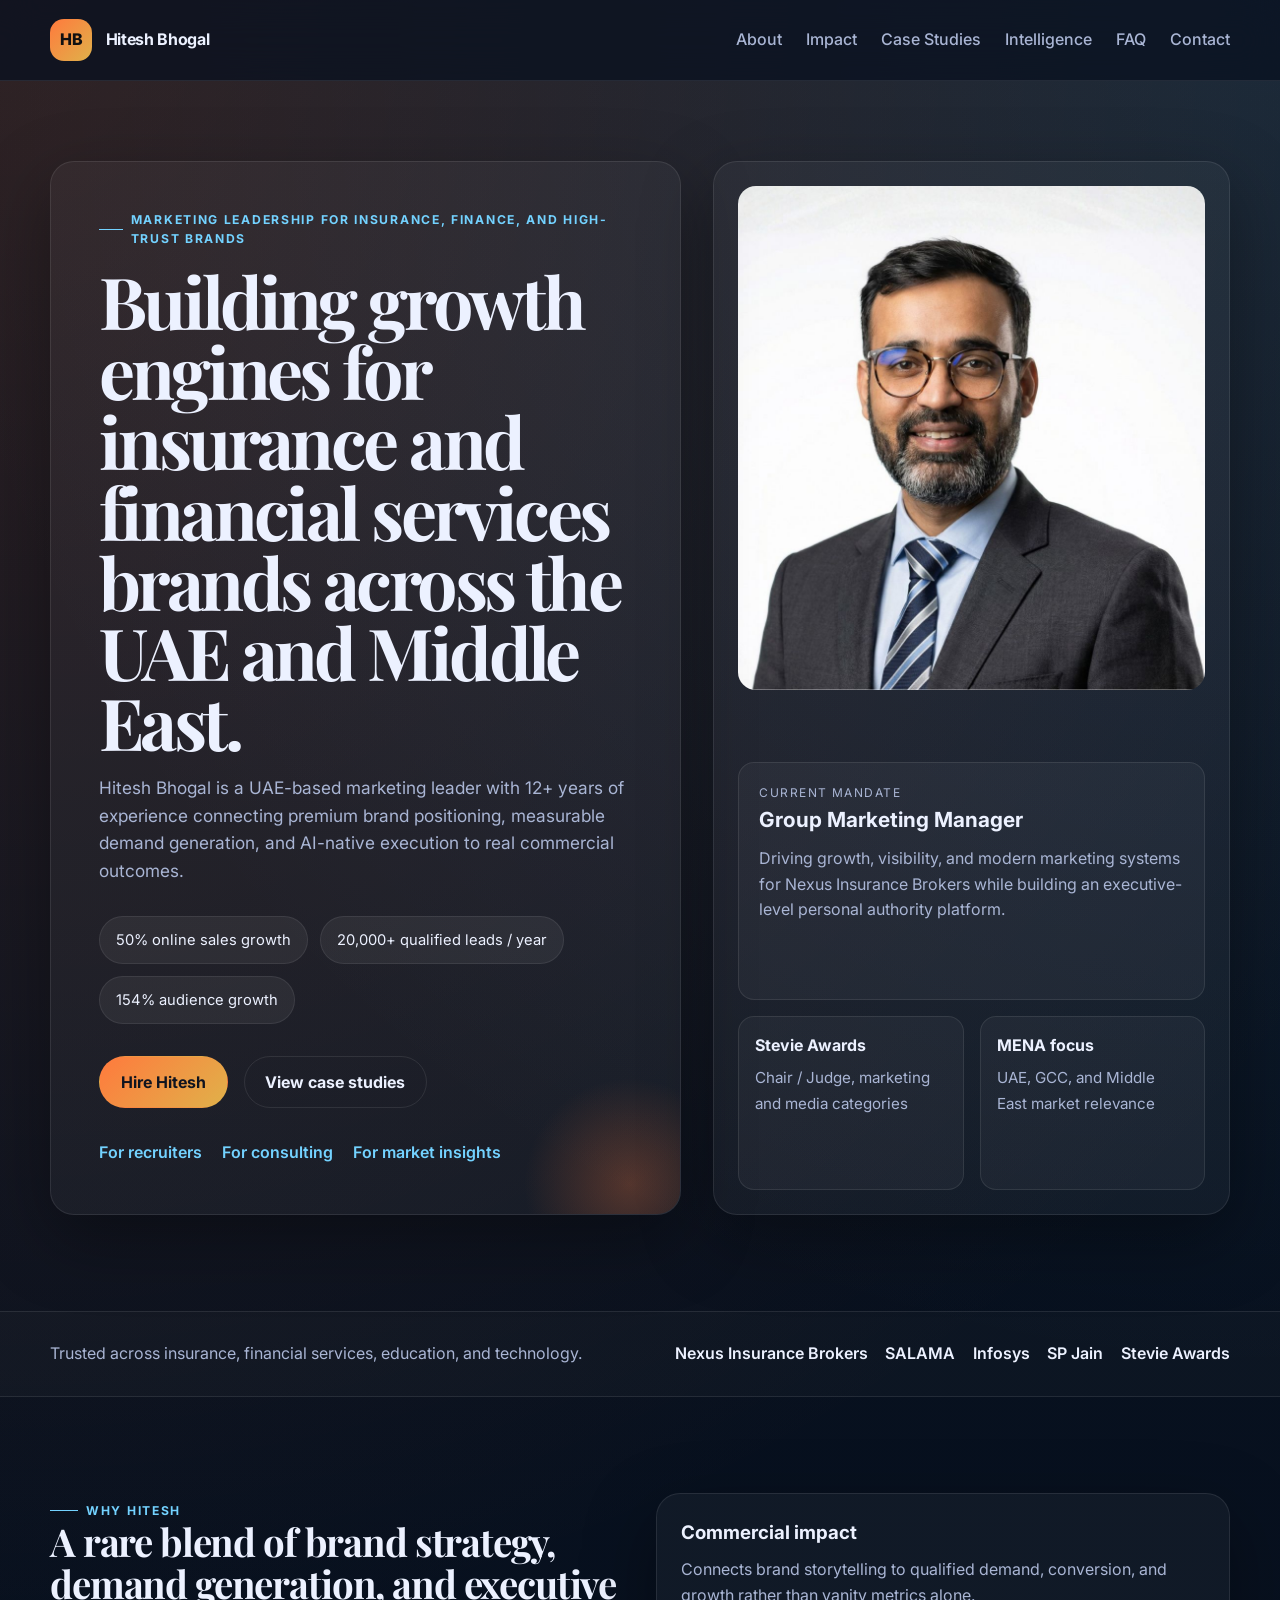
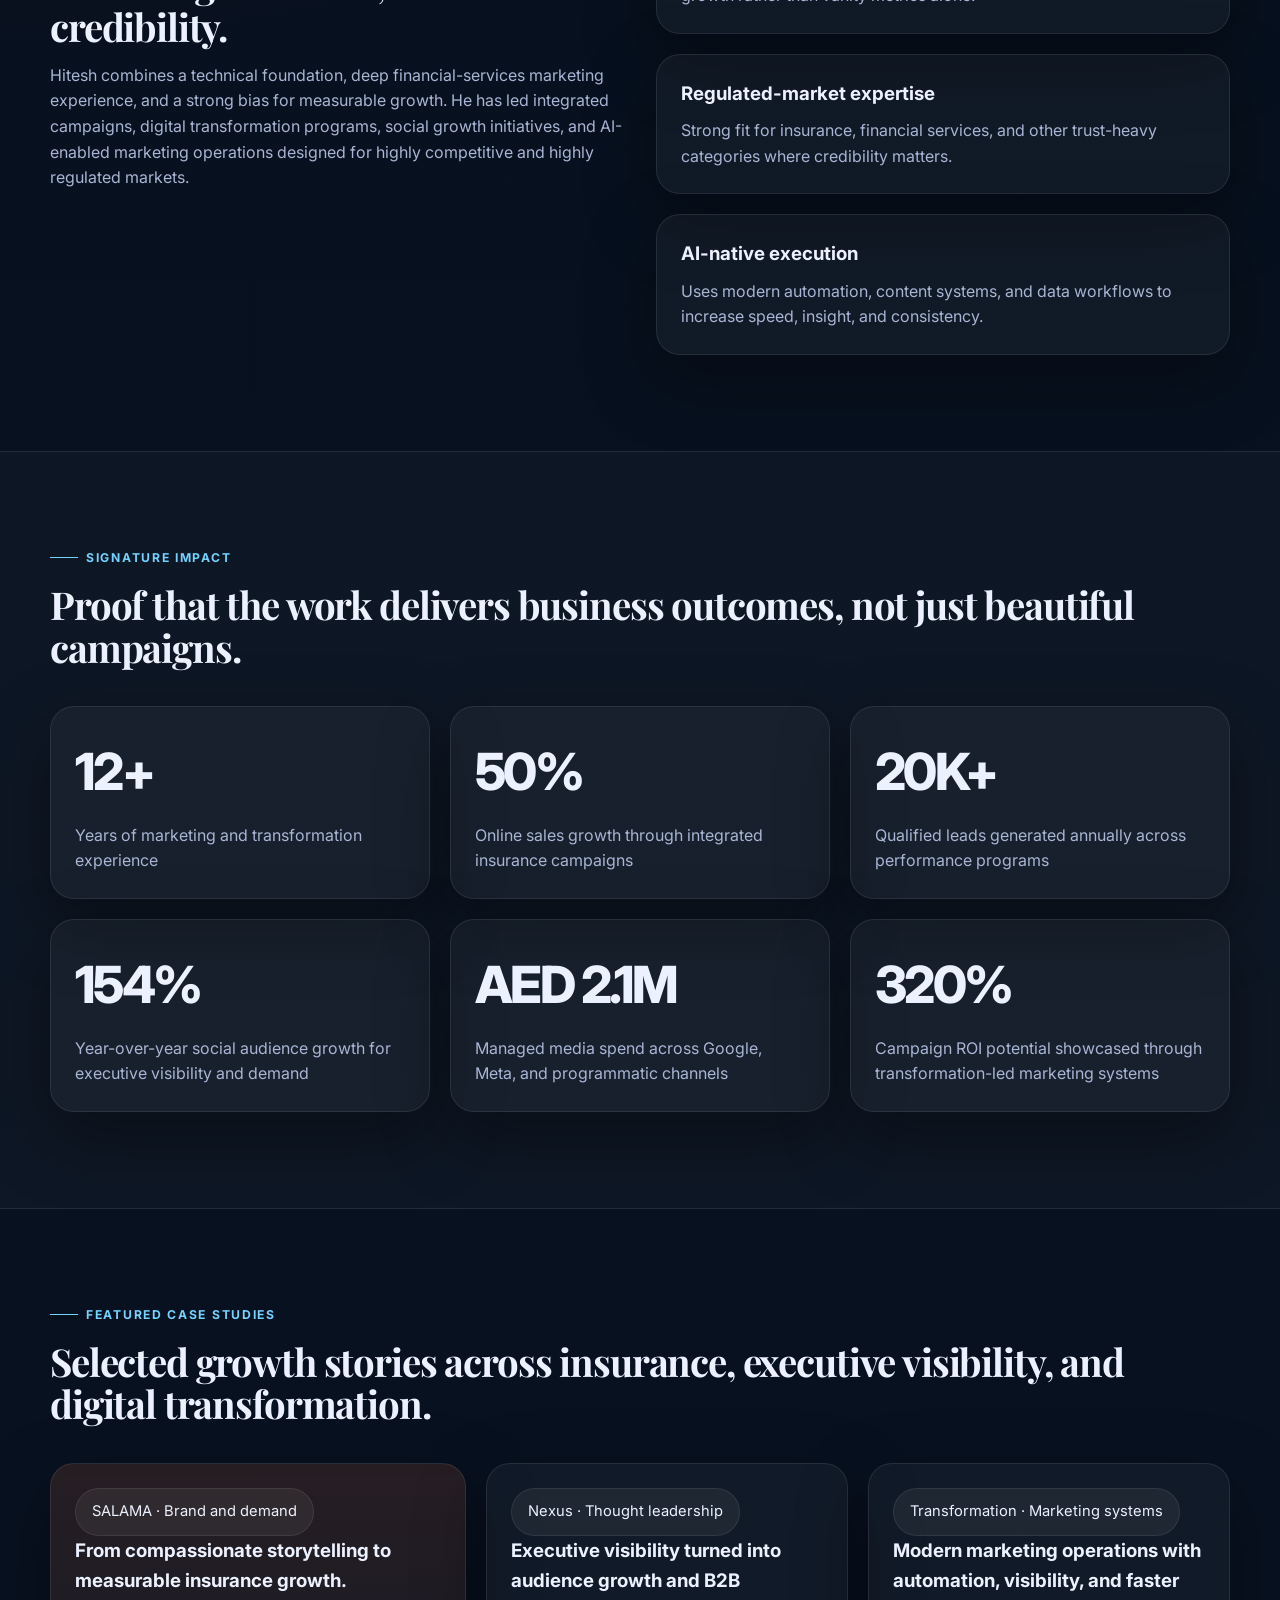
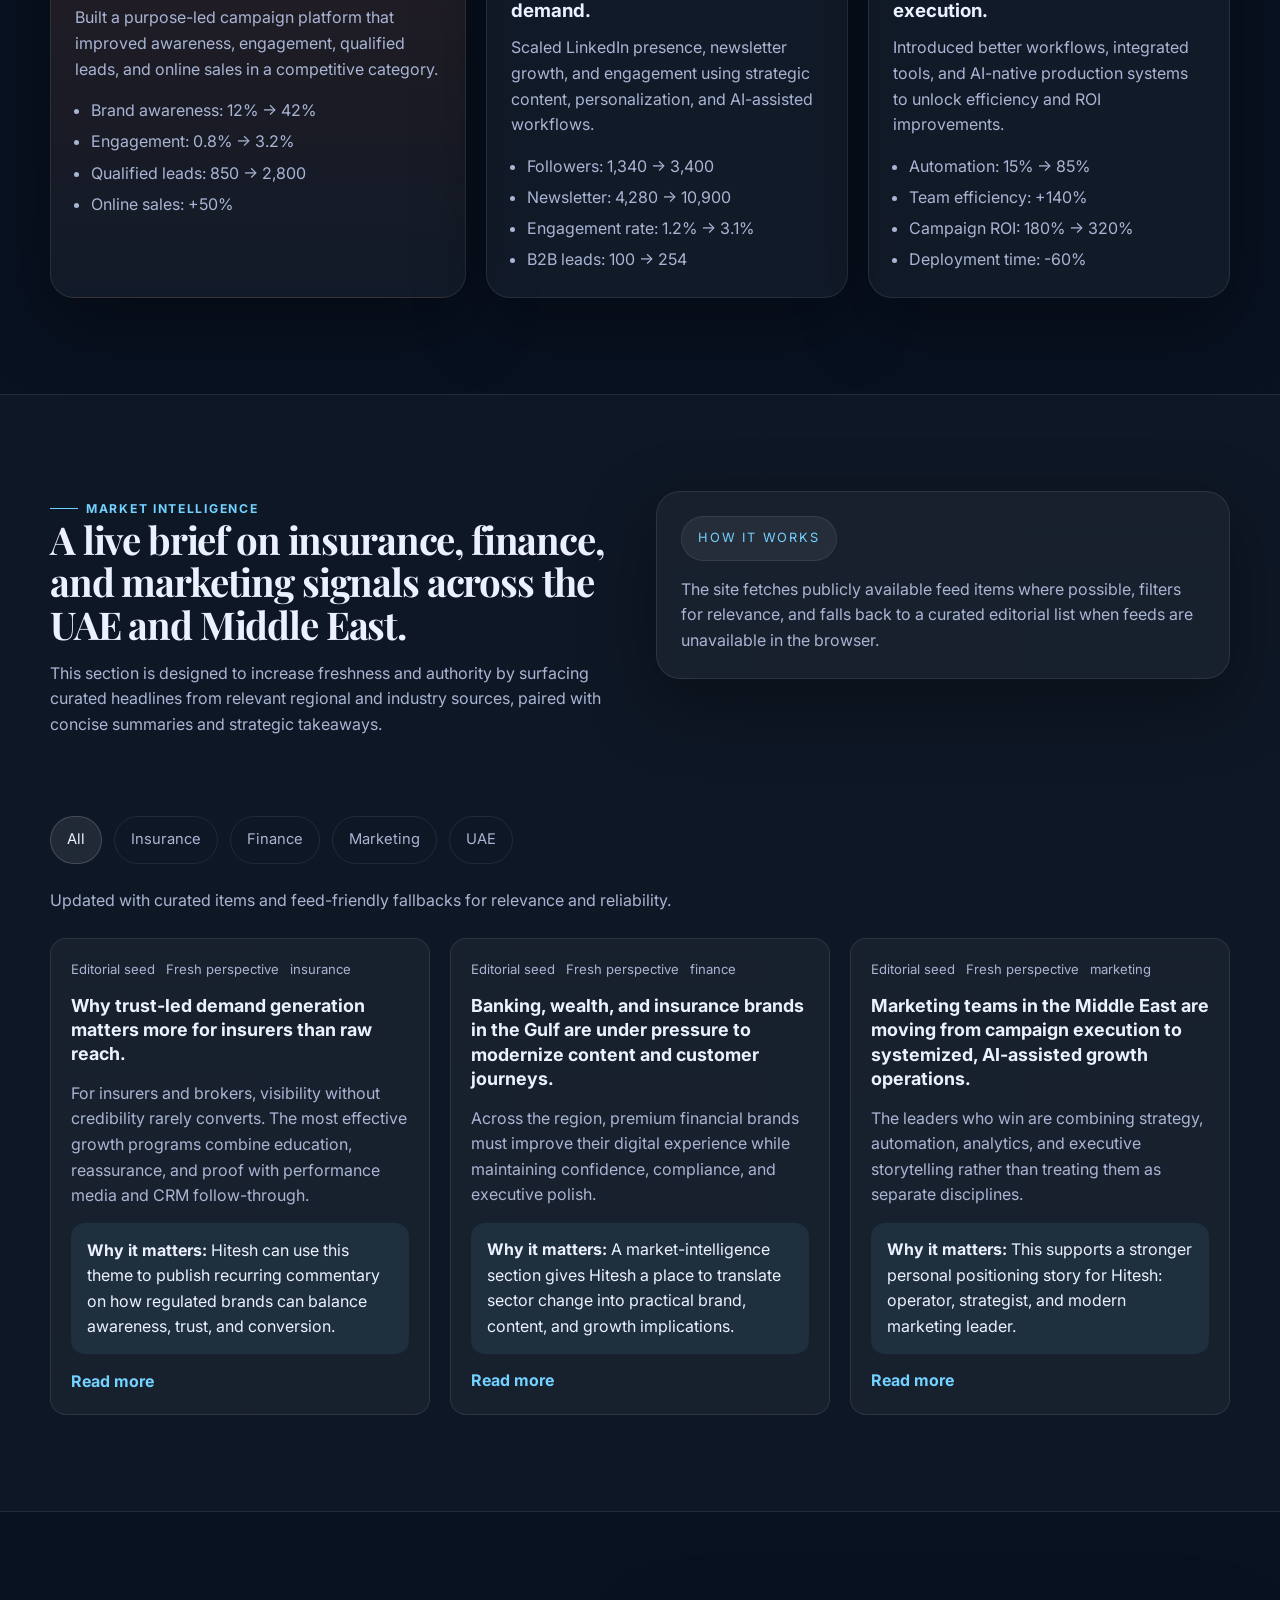
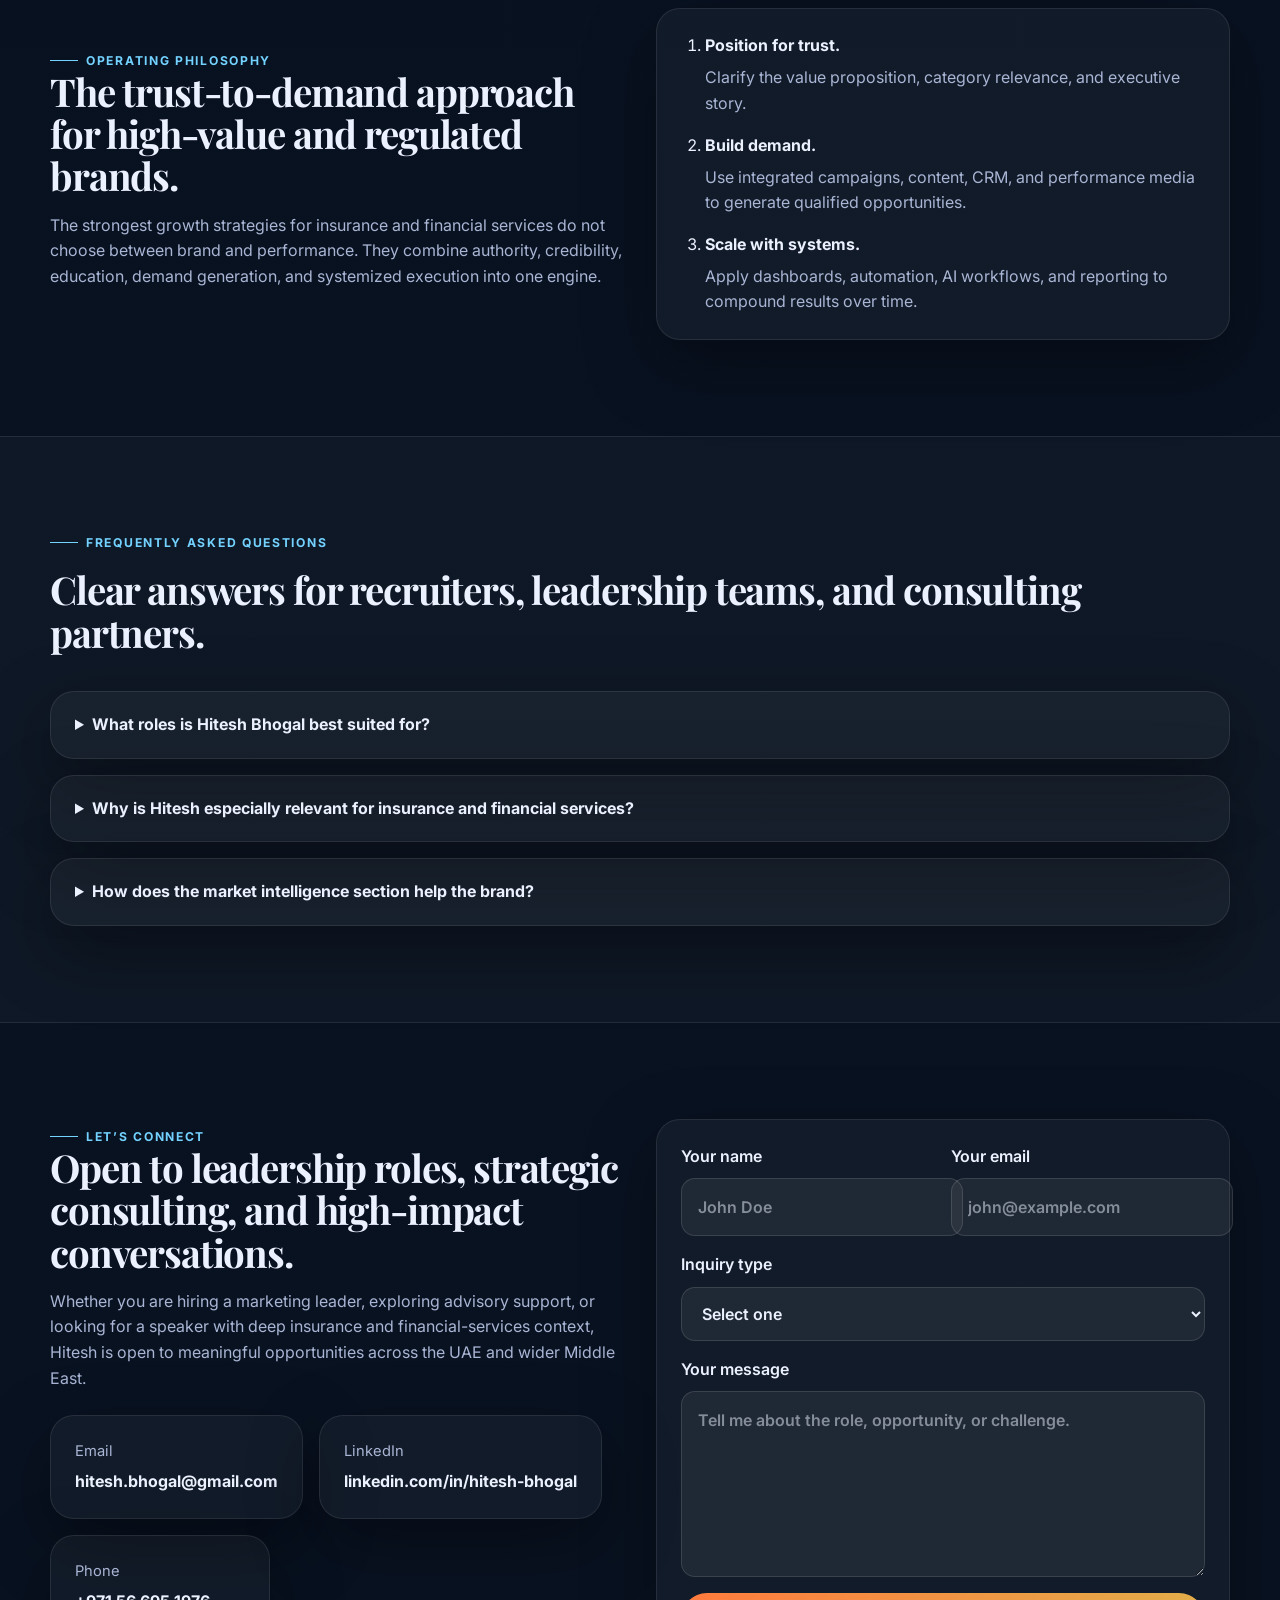
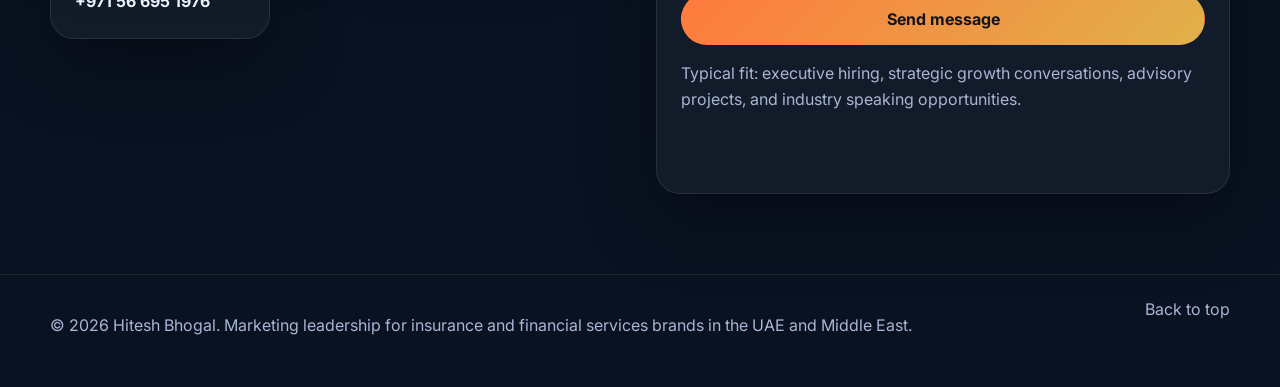
<file: Hitesh Bhogal/index.html>
<!DOCTYPE html>
<html lang="en">
<head>
    <meta charset="UTF-8">
    <meta name="viewport" content="width=device-width, initial-scale=1.0">
    <title>Hitesh Bhogal | Marketing Leader for Insurance & Financial Services in UAE and Middle East</title>
    <meta name="description" content="Hitesh Bhogal is a UAE-based marketing leader driving growth, demand generation, brand transformation, and AI-native execution for insurance and financial services brands across the Middle East.">
    <meta name="keywords" content="Hitesh Bhogal, marketing leader UAE, insurance marketing UAE, financial services marketing Middle East, demand generation Dubai, brand transformation MENA">
    <meta name="robots" content="index, follow">
    <link rel="canonical" href="https://www.hiteshbhogal.com/">

    <link rel="icon" type="image/png" sizes="48x48" href="/images/favicon.png?v=2">
    <link rel="icon" type="image/png" sizes="32x32" href="/images/favicon.png?v=2">
    <link rel="icon" type="image/png" sizes="16x16" href="/images/favicon.png?v=2">
    <link rel="shortcut icon" type="image/x-icon" href="/favicon.ico?v=2">
    <link rel="apple-touch-icon" sizes="180x180" href="/images/favicon.png?v=2">
    <link rel="manifest" href="/site.webmanifest?v=2">
    <meta name="theme-color" content="#0d1326">

    <meta property="og:type" content="website">
    <meta property="og:url" content="https://www.hiteshbhogal.com/">
    <meta property="og:title" content="Hitesh Bhogal | Marketing Leader for Insurance & Financial Services in UAE and Middle East">
    <meta property="og:description" content="Executive marketing leadership, measurable growth, award-winning work, and market intelligence for insurance and financial services brands across MENA.">
    <meta property="og:image" content="https://www.hiteshbhogal.com/images/hitesh-photo.jpg">
    <meta name="twitter:card" content="summary_large_image">
    <meta name="twitter:title" content="Hitesh Bhogal | Marketing Leader for Insurance & Financial Services in UAE and Middle East">
    <meta name="twitter:description" content="Explore case studies, growth results, executive positioning, and market intelligence curated for the UAE and Middle East.">
    <meta name="twitter:image" content="https://www.hiteshbhogal.com/images/hitesh-photo.jpg">

    <link rel="preconnect" href="https://fonts.googleapis.com">
    <link rel="preconnect" href="https://fonts.gstatic.com" crossorigin>
    <link href="https://fonts.googleapis.com/css2?family=Inter:wght@400;500;600;700;800&family=Playfair+Display:wght@600;700&display=swap" rel="stylesheet">
    <link rel="stylesheet" href="css/main.css">

    <script type="application/ld+json">
    {
      "@context": "https://schema.org",
      "@graph": [
        {
          "@type": "Person",
          "name": "Hitesh Bhogal",
          "url": "https://www.hiteshbhogal.com/",
          "image": "https://www.hiteshbhogal.com/images/hitesh-photo.jpg",
          "jobTitle": "Group Marketing Manager",
          "description": "UAE-based marketing leader with 12+ years of experience across insurance, financial services, and digital transformation in the Middle East.",
          "email": "mailto:hitesh.bhogal@gmail.com",
          "telephone": "+971566951976",
          "sameAs": [
            "https://www.linkedin.com/in/hitesh-bhogal"
          ],
          "worksFor": {
            "@type": "Organization",
            "name": "Nexus Insurance Brokers"
          },
          "knowsAbout": [
            "Insurance marketing",
            "Financial services marketing",
            "Demand generation",
            "Brand transformation",
            "AI-native marketing",
            "Digital transformation"
          ],
          "address": {
            "@type": "PostalAddress",
            "addressCountry": "AE",
            "addressRegion": "Dubai"
          }
        },
        {
          "@type": "WebSite",
          "name": "Hitesh Bhogal",
          "url": "https://www.hiteshbhogal.com/"
        },
        {
          "@type": "CollectionPage",
          "name": "Middle East Market Intelligence",
          "description": "Curated insurance, finance, and marketing intelligence for the UAE and Middle East with commentary on why it matters for brand and growth leaders.",
          "url": "https://www.hiteshbhogal.com/#intelligence"
        },
        {
          "@type": "FAQPage",
          "mainEntity": [
            {
              "@type": "Question",
              "name": "What makes Hitesh Bhogal different from other marketing leaders in the UAE?",
              "acceptedAnswer": {
                "@type": "Answer",
                "text": "Hitesh Bhogal blends demand generation, brand transformation, AI-native execution, and measurable growth outcomes across insurance and financial services in the Middle East."
              }
            },
            {
              "@type": "Question",
              "name": "Which industries does Hitesh Bhogal focus on?",
              "acceptedAnswer": {
                "@type": "Answer",
                "text": "His strongest experience sits in insurance, financial services, fintech, executive thought leadership, and high-trust categories where brand credibility and commercial performance must work together."
              }
            },
            {
              "@type": "Question",
              "name": "Does the website include up-to-date Middle East market intelligence?",
              "acceptedAnswer": {
                "@type": "Answer",
                "text": "Yes. The site now includes a market intelligence section designed to surface curated insurance, finance, and marketing developments relevant to UAE and Middle East growth leaders."
              }
            }
          ]
        }
      ]
    }
    </script>
</head>
<body>
    <header class="site-header">
        <div class="container nav-shell">
            <a class="brand" href="#home" aria-label="Hitesh Bhogal home">
                <span class="brand-mark">HB</span>
                <span class="brand-text">Hitesh Bhogal</span>
            </a>
            <button class="nav-toggle" id="navToggle" aria-expanded="false" aria-controls="primaryNav">
                <span></span><span></span><span></span>
                <span class="sr-only">Toggle navigation</span>
            </button>
            <nav class="primary-nav" id="primaryNav">
                <a href="#about">About</a>
                <a href="#proof">Impact</a>
                <a href="#case-studies">Case Studies</a>
                <a href="#intelligence">Intelligence</a>
                <a href="#faq">FAQ</a>
                <a href="#contact">Contact</a>
            </nav>
        </div>
    </header>

    <main id="home">
        <section class="hero section">
            <div class="container hero-grid">
                <div class="hero-copy">
                    <span class="eyebrow">Marketing leadership for insurance, finance, and high-trust brands</span>
                    <h1>Building growth engines for insurance and financial services brands across the UAE and Middle East.</h1>
                    <p class="hero-intro">Hitesh Bhogal is a UAE-based marketing leader with 12+ years of experience connecting premium brand positioning, measurable demand generation, and AI-native execution to real commercial outcomes.</p>

                    <div class="hero-proof-bar">
                        <span>50% online sales growth</span>
                        <span>20,000+ qualified leads / year</span>
                        <span>154% audience growth</span>
                    </div>

                    <div class="hero-actions">
                        <a class="btn btn-primary" href="#contact">Hire Hitesh</a>
                        <a class="btn btn-secondary" href="#case-studies">View case studies</a>
                    </div>

                    <ul class="audience-links" aria-label="Audience quick paths">
                        <li><a href="#contact">For recruiters</a></li>
                        <li><a href="#contact">For consulting</a></li>
                        <li><a href="#intelligence">For market insights</a></li>
                    </ul>
                </div>

                <aside class="hero-panel">
                    <img src="images/hitesh-photo.jpg" alt="Portrait of Hitesh Bhogal" class="hero-photo">
                    <div class="hero-panel-card">
                        <p class="panel-label">Current mandate</p>
                        <h2>Group Marketing Manager</h2>
                        <p>Driving growth, visibility, and modern marketing systems for Nexus Insurance Brokers while building an executive-level personal authority platform.</p>
                    </div>
                    <div class="hero-mini-grid">
                        <article>
                            <strong>Stevie Awards</strong>
                            <span>Chair / Judge, marketing and media categories</span>
                        </article>
                        <article>
                            <strong>MENA focus</strong>
                            <span>UAE, GCC, and Middle East market relevance</span>
                        </article>
                    </div>
                </aside>
            </div>
        </section>

        <section class="trust-strip">
            <div class="container trust-strip-inner">
                <span>Trusted across insurance, financial services, education, and technology.</span>
                <ul>
                    <li>Nexus Insurance Brokers</li>
                    <li>SALAMA</li>
                    <li>Infosys</li>
                    <li>SP Jain</li>
                    <li>Stevie Awards</li>
                </ul>
            </div>
        </section>

        <section class="section" id="about">
            <div class="container split-layout">
                <div>
                    <span class="eyebrow">Why Hitesh</span>
                    <h2 class="section-title">A rare blend of brand strategy, demand generation, and executive credibility.</h2>
                    <p class="section-intro">Hitesh combines a technical foundation, deep financial-services marketing experience, and a strong bias for measurable growth. He has led integrated campaigns, digital transformation programs, social growth initiatives, and AI-enabled marketing operations designed for highly competitive and highly regulated markets.</p>
                </div>
                <div class="value-stack">
                    <article class="value-card">
                        <h3>Commercial impact</h3>
                        <p>Connects brand storytelling to qualified demand, conversion, and growth rather than vanity metrics alone.</p>
                    </article>
                    <article class="value-card">
                        <h3>Regulated-market expertise</h3>
                        <p>Strong fit for insurance, financial services, and other trust-heavy categories where credibility matters.</p>
                    </article>
                    <article class="value-card">
                        <h3>AI-native execution</h3>
                        <p>Uses modern automation, content systems, and data workflows to increase speed, insight, and consistency.</p>
                    </article>
                </div>
            </div>
        </section>

        <section class="section surface" id="proof">
            <div class="container">
                <div class="section-heading">
                    <span class="eyebrow">Signature impact</span>
                    <h2 class="section-title">Proof that the work delivers business outcomes, not just beautiful campaigns.</h2>
                </div>
                <div class="metrics-grid">
                    <article class="metric-card">
                        <span class="metric-number">12+</span>
                        <span class="metric-label">Years of marketing and transformation experience</span>
                    </article>
                    <article class="metric-card">
                        <span class="metric-number">50%</span>
                        <span class="metric-label">Online sales growth through integrated insurance campaigns</span>
                    </article>
                    <article class="metric-card">
                        <span class="metric-number">20K+</span>
                        <span class="metric-label">Qualified leads generated annually across performance programs</span>
                    </article>
                    <article class="metric-card">
                        <span class="metric-number">154%</span>
                        <span class="metric-label">Year-over-year social audience growth for executive visibility and demand</span>
                    </article>
                    <article class="metric-card">
                        <span class="metric-number">AED 2.1M</span>
                        <span class="metric-label">Managed media spend across Google, Meta, and programmatic channels</span>
                    </article>
                    <article class="metric-card">
                        <span class="metric-number">320%</span>
                        <span class="metric-label">Campaign ROI potential showcased through transformation-led marketing systems</span>
                    </article>
                </div>
            </div>
        </section>

        <section class="section" id="case-studies">
            <div class="container">
                <div class="section-heading">
                    <span class="eyebrow">Featured case studies</span>
                    <h2 class="section-title">Selected growth stories across insurance, executive visibility, and digital transformation.</h2>
                </div>
                <div class="case-study-grid">
                    <article class="case-card featured">
                        <span class="case-tag">SALAMA · Brand and demand</span>
                        <h3>From compassionate storytelling to measurable insurance growth.</h3>
                        <p>Built a purpose-led campaign platform that improved awareness, engagement, qualified leads, and online sales in a competitive category.</p>
                        <ul>
                            <li>Brand awareness: 12% → 42%</li>
                            <li>Engagement: 0.8% → 3.2%</li>
                            <li>Qualified leads: 850 → 2,800</li>
                            <li>Online sales: +50%</li>
                        </ul>
                    </article>
                    <article class="case-card">
                        <span class="case-tag">Nexus · Thought leadership</span>
                        <h3>Executive visibility turned into audience growth and B2B demand.</h3>
                        <p>Scaled LinkedIn presence, newsletter growth, and engagement using strategic content, personalization, and AI-assisted workflows.</p>
                        <ul>
                            <li>Followers: 1,340 → 3,400</li>
                            <li>Newsletter: 4,280 → 10,900</li>
                            <li>Engagement rate: 1.2% → 3.1%</li>
                            <li>B2B leads: 100 → 254</li>
                        </ul>
                    </article>
                    <article class="case-card">
                        <span class="case-tag">Transformation · Marketing systems</span>
                        <h3>Modern marketing operations with automation, visibility, and faster execution.</h3>
                        <p>Introduced better workflows, integrated tools, and AI-native production systems to unlock efficiency and ROI improvements.</p>
                        <ul>
                            <li>Automation: 15% → 85%</li>
                            <li>Team efficiency: +140%</li>
                            <li>Campaign ROI: 180% → 320%</li>
                            <li>Deployment time: -60%</li>
                        </ul>
                    </article>
                </div>
            </div>
        </section>

        <section class="section surface" id="intelligence">
            <div class="container intelligence-shell">
                <div class="section-heading intelligence-heading">
                    <div>
                        <span class="eyebrow">Market intelligence</span>
                        <h2 class="section-title">A live brief on insurance, finance, and marketing signals across the UAE and Middle East.</h2>
                        <p class="section-intro">This section is designed to increase freshness and authority by surfacing curated headlines from relevant regional and industry sources, paired with concise summaries and strategic takeaways.</p>
                    </div>
                    <div class="intelligence-note">
                        <span class="note-label">How it works</span>
                        <p>The site fetches publicly available feed items where possible, filters for relevance, and falls back to a curated editorial list when feeds are unavailable in the browser.</p>
                    </div>
                </div>

                <div class="intelligence-toolbar">
                    <button class="filter-chip active" data-filter="all">All</button>
                    <button class="filter-chip" data-filter="insurance">Insurance</button>
                    <button class="filter-chip" data-filter="finance">Finance</button>
                    <button class="filter-chip" data-filter="marketing">Marketing</button>
                    <button class="filter-chip" data-filter="uae">UAE</button>
                </div>

                <div class="intelligence-status" id="intelligenceStatus">Loading curated market intelligence…</div>
                <div class="intelligence-grid" id="intelligenceGrid"></div>
            </div>
        </section>

        <section class="section" id="framework">
            <div class="container split-layout framework-layout">
                <div>
                    <span class="eyebrow">Operating philosophy</span>
                    <h2 class="section-title">The trust-to-demand approach for high-value and regulated brands.</h2>
                    <p class="section-intro">The strongest growth strategies for insurance and financial services do not choose between brand and performance. They combine authority, credibility, education, demand generation, and systemized execution into one engine.</p>
                </div>
                <ol class="framework-list">
                    <li><strong>Position for trust.</strong><span>Clarify the value proposition, category relevance, and executive story.</span></li>
                    <li><strong>Build demand.</strong><span>Use integrated campaigns, content, CRM, and performance media to generate qualified opportunities.</span></li>
                    <li><strong>Scale with systems.</strong><span>Apply dashboards, automation, AI workflows, and reporting to compound results over time.</span></li>
                </ol>
            </div>
        </section>

        <section class="section surface" id="faq">
            <div class="container faq-shell">
                <div class="section-heading">
                    <span class="eyebrow">Frequently asked questions</span>
                    <h2 class="section-title">Clear answers for recruiters, leadership teams, and consulting partners.</h2>
                </div>
                <div class="faq-list">
                    <details>
                        <summary>What roles is Hitesh Bhogal best suited for?</summary>
                        <p>Group Marketing Manager, Head of Marketing, growth leadership, brand transformation, strategic advisory, executive visibility, and demand generation mandates in insurance, finance, fintech, and adjacent trust-heavy sectors.</p>
                    </details>
                    <details>
                        <summary>Why is Hitesh especially relevant for insurance and financial services?</summary>
                        <p>Because he combines strong commercial thinking with experience in complex, regulated environments where trust, credibility, and measurable performance must all work together.</p>
                    </details>
                    <details>
                        <summary>How does the market intelligence section help the brand?</summary>
                        <p>It creates a living layer of topical relevance for UAE and Middle East insurance, finance, and marketing topics, while giving space for curated commentary and fresh content signals.</p>
                    </details>
                </div>
            </div>
        </section>

        <section class="section contact-section" id="contact">
            <div class="container contact-shell">
                <div>
                    <span class="eyebrow">Let’s connect</span>
                    <h2 class="section-title">Open to leadership roles, strategic consulting, and high-impact conversations.</h2>
                    <p class="section-intro">Whether you are hiring a marketing leader, exploring advisory support, or looking for a speaker with deep insurance and financial-services context, Hitesh is open to meaningful opportunities across the UAE and wider Middle East.</p>
                    <div class="contact-cards">
                        <a href="mailto:hitesh.bhogal@gmail.com" class="contact-card">
                            <span>Email</span>
                            <strong>hitesh.bhogal@gmail.com</strong>
                        </a>
                        <a href="https://www.linkedin.com/in/hitesh-bhogal" target="_blank" rel="noreferrer" class="contact-card">
                            <span>LinkedIn</span>
                            <strong>linkedin.com/in/hitesh-bhogal</strong>
                        </a>
                        <a href="tel:+971566951976" class="contact-card">
                            <span>Phone</span>
                            <strong>+971 56 695 1976</strong>
                        </a>
                    </div>
                </div>

                <form id="contactForm" class="contact-form" action="https://docs.google.com/forms/d/e/1FAIpQLScRoLCeiv7vFC_PJJVSQah6CPyPkWgnF0m7BafXsniCS6Te2g/formResponse" method="POST" target="hidden_iframe">
                    <div class="form-row">
                        <label>
                            Your name
                            <input type="text" name="entry.1516657323" required placeholder="John Doe">
                        </label>
                        <label>
                            Your email
                            <input type="email" name="entry.1872198141" required placeholder="john@example.com">
                        </label>
                    </div>
                    <label>
                        Inquiry type
                        <select name="entry.1422041293" required>
                            <option value="" selected disabled>Select one</option>
                            <option value="Leadership role">Leadership role</option>
                            <option value="Consulting">Consulting</option>
                            <option value="Speaking / judging">Speaking / judging</option>
                            <option value="Partnership">Partnership</option>
                        </select>
                    </label>
                    <label>
                        Your message
                        <textarea name="entry.725251270" rows="6" required placeholder="Tell me about the role, opportunity, or challenge."></textarea>
                    </label>
                    <button type="submit" class="btn btn-primary">Send message</button>
                    <p class="form-helper">Typical fit: executive hiring, strategic growth conversations, advisory projects, and industry speaking opportunities.</p>
                    <div id="formMessage" class="form-message"></div>
                    <iframe name="hidden_iframe" id="hidden_iframe" title="Hidden form target"></iframe>
                </form>
            </div>
        </section>
    </main>

    <footer class="site-footer">
        <div class="container footer-shell">
            <p>© 2026 Hitesh Bhogal. Marketing leadership for insurance and financial services brands in the UAE and Middle East.</p>
            <a href="#home">Back to top</a>
        </div>
    </footer>

    <script src="js/market-intelligence.js"></script>
</body>
</html>
</file>
<file: Hitesh Bhogal/css/main.css>
:root {
    --bg: #08101f;
    --surface: #0e1730;
    --surface-2: #121d38;
    --text: #ecf1ff;
    --muted: #a9b5d4;
    --line: rgba(255, 255, 255, 0.09);
    --accent: #ff7a3d;
    --accent-2: #e0b14a;
    --highlight: #73d2ff;
    --success: #68d391;
    --shadow: 0 24px 70px rgba(0, 0, 0, 0.35);
    --radius: 24px;
    --radius-sm: 16px;
    --container: 1180px;
}

* { box-sizing: border-box; }
html { scroll-behavior: smooth; }
body {
    margin: 0;
    font-family: 'Inter', sans-serif;
    color: var(--text);
    background:
        radial-gradient(circle at top left, rgba(255, 122, 61, 0.16), transparent 24%),
        radial-gradient(circle at top right, rgba(115, 210, 255, 0.12), transparent 20%),
        linear-gradient(180deg, #07101e 0%, #091221 100%);
    line-height: 1.6;
}
img { max-width: 100%; display: block; }
a { color: inherit; text-decoration: none; }
button, input, textarea, select { font: inherit; }

.container { width: min(calc(100% - 2rem), var(--container)); margin: 0 auto; }
.section { padding: 6rem 0; }
.surface { background: rgba(255, 255, 255, 0.025); border-top: 1px solid var(--line); border-bottom: 1px solid var(--line); }
.section-title {
    margin: 0;
    font-family: 'Playfair Display', serif;
    font-size: clamp(2rem, 3vw, 3.4rem);
    line-height: 1.1;
    letter-spacing: -0.03em;
}
.section-intro { color: var(--muted); max-width: 760px; margin-top: 1rem; }
.section-heading { display: grid; gap: 1rem; margin-bottom: 2.4rem; }
.eyebrow {
    display: inline-flex;
    align-items: center;
    gap: 0.5rem;
    color: var(--highlight);
    text-transform: uppercase;
    letter-spacing: 0.14em;
    font-size: 0.76rem;
    font-weight: 700;
}
.eyebrow::before {
    content: "";
    width: 28px;
    height: 1px;
    background: currentColor;
}

.site-header {
    position: sticky;
    top: 0;
    z-index: 50;
    backdrop-filter: blur(18px);
    background: rgba(8, 16, 31, 0.72);
    border-bottom: 1px solid var(--line);
}
.nav-shell {
    display: flex;
    align-items: center;
    justify-content: space-between;
    gap: 1rem;
    min-height: 80px;
}
.brand { display: flex; align-items: center; gap: 0.85rem; font-weight: 700; }
.brand-mark {
    display: inline-grid;
    place-items: center;
    width: 42px;
    height: 42px;
    border-radius: 14px;
    background: linear-gradient(135deg, var(--accent), var(--accent-2));
    color: #111;
    font-weight: 800;
}
.brand-text { letter-spacing: -0.02em; }
.primary-nav { display: flex; align-items: center; gap: 1.5rem; }
.primary-nav a { color: var(--muted); font-weight: 500; }
.primary-nav a:hover { color: var(--text); }
.nav-toggle {
    display: none;
    background: transparent;
    border: 0;
    padding: 0;
    width: 46px;
    height: 46px;
}
.nav-toggle span {
    display: block;
    width: 24px;
    height: 2px;
    background: var(--text);
    margin: 5px auto;
}
.sr-only {
    position: absolute;
    width: 1px;
    height: 1px;
    padding: 0;
    margin: -1px;
    overflow: hidden;
    clip: rect(0, 0, 0, 0);
    white-space: nowrap;
    border: 0;
}

.hero { padding-top: 5rem; }
.hero-grid {
    display: grid;
    grid-template-columns: minmax(0, 1.1fr) minmax(320px, 0.9fr);
    gap: 2rem;
    align-items: stretch;
}
.hero-copy,
.hero-panel,
.value-card,
.metric-card,
.case-card,
.intelligence-note,
.framework-list,
.contact-form,
.contact-card,
.faq-list details {
    background: rgba(255, 255, 255, 0.04);
    border: 1px solid var(--line);
    border-radius: var(--radius);
    box-shadow: var(--shadow);
}
.hero-copy {
    padding: 3rem;
    position: relative;
    overflow: hidden;
}
.hero-copy::after {
    content: "";
    position: absolute;
    inset: auto -60px -80px auto;
    width: 220px;
    height: 220px;
    background: radial-gradient(circle, rgba(255, 122, 61, 0.26), transparent 68%);
}
.hero-copy h1 {
    margin: 1rem 0;
    font-family: 'Playfair Display', serif;
    font-size: clamp(2.8rem, 5.6vw, 5.4rem);
    line-height: 0.98;
    letter-spacing: -0.05em;
    max-width: 12ch;
}
.hero-intro { color: var(--muted); font-size: 1.08rem; max-width: 62ch; }
.hero-proof-bar {
    display: flex;
    flex-wrap: wrap;
    gap: 0.75rem;
    margin: 2rem 0;
}
.hero-proof-bar span,
.case-tag,
.note-label,
.filter-chip {
    display: inline-flex;
    align-items: center;
    padding: 0.7rem 1rem;
    border-radius: 999px;
    background: rgba(255, 255, 255, 0.06);
    border: 1px solid rgba(255, 255, 255, 0.08);
    color: var(--text);
    font-size: 0.92rem;
}
.hero-actions,
.contact-cards { display: flex; gap: 1rem; flex-wrap: wrap; }
.btn {
    display: inline-flex;
    align-items: center;
    justify-content: center;
    min-height: 52px;
    padding: 0 1.3rem;
    border-radius: 999px;
    font-weight: 700;
    border: 1px solid transparent;
    transition: transform 0.2s ease, background 0.2s ease;
}
.btn:hover { transform: translateY(-1px); }
.btn-primary { background: linear-gradient(135deg, var(--accent), var(--accent-2)); color: #10141f; }
.btn-secondary { background: transparent; border-color: var(--line); }
.audience-links {
    list-style: none;
    padding: 0;
    margin: 2rem 0 0;
    display: flex;
    gap: 1.25rem;
    flex-wrap: wrap;
}
.audience-links a { color: var(--highlight); font-weight: 600; }
.hero-panel { padding: 1.5rem; display: grid; gap: 1rem; }
.hero-photo {
    width: 100%;
    aspect-ratio: 1 / 1.08;
    object-fit: cover;
    border-radius: calc(var(--radius) - 6px);
}
.hero-panel-card,
.hero-mini-grid article,
.intelligence-card {
    background: rgba(255, 255, 255, 0.04);
    border: 1px solid var(--line);
    border-radius: var(--radius-sm);
}
.hero-panel-card { padding: 1.25rem; }
.panel-label { margin: 0 0 0.45rem; color: var(--highlight); text-transform: uppercase; letter-spacing: 0.12em; font-size: 0.75rem; }
.hero-panel-card h2 { margin: 0 0 0.65rem; font-size: 1.3rem; }
.hero-panel-card p { margin: 0; color: var(--muted); }
.hero-mini-grid { display: grid; grid-template-columns: repeat(2, 1fr); gap: 1rem; }
.hero-mini-grid article { padding: 1rem; }
.hero-mini-grid strong { display: block; margin-bottom: 0.4rem; }
.hero-mini-grid span { color: var(--muted); font-size: 0.95rem; }

.trust-strip { border-top: 1px solid var(--line); border-bottom: 1px solid var(--line); background: rgba(255, 255, 255, 0.02); }
.trust-strip-inner {
    min-height: 84px;
    display: flex;
    gap: 1rem;
    align-items: center;
    justify-content: space-between;
    flex-wrap: wrap;
}
.trust-strip span { color: var(--muted); }
.trust-strip ul {
    list-style: none;
    display: flex;
    gap: 1.1rem;
    padding: 0;
    margin: 0;
    flex-wrap: wrap;
    color: var(--text);
    font-weight: 600;
}

.split-layout,
.contact-shell,
.intelligence-heading {
    display: grid;
    grid-template-columns: repeat(2, minmax(0, 1fr));
    gap: 2rem;
    align-items: start;
}
.value-stack,
.metrics-grid,
.case-study-grid,
.intelligence-grid { display: grid; gap: 1.25rem; }
.value-stack { grid-template-columns: repeat(1, minmax(0, 1fr)); }
.value-card,
.metric-card,
.case-card,
.contact-form,
.contact-card,
.intelligence-note { padding: 1.5rem; }
.value-card h3,
.case-card h3,
.metric-number { margin: 0 0 0.6rem; }
.value-card p,
.case-card p,
.metric-label,
.form-helper { margin: 0; color: var(--muted); }
.metrics-grid { grid-template-columns: repeat(3, minmax(0, 1fr)); }
.metric-number {
    display: block;
    font-size: clamp(1.8rem, 4vw, 3.3rem);
    font-weight: 800;
    letter-spacing: -0.05em;
}
.case-study-grid { grid-template-columns: 1.15fr 1fr 1fr; }
.case-card ul { margin: 1rem 0 0; padding-left: 1rem; color: var(--muted); }
.case-card li + li { margin-top: 0.35rem; }
.case-card.featured { background: linear-gradient(180deg, rgba(255, 122, 61, 0.12), rgba(255, 255, 255, 0.04)); }

.intelligence-shell { display: grid; gap: 1.5rem; }
.note-label { color: var(--highlight); font-size: 0.8rem; text-transform: uppercase; letter-spacing: 0.14em; }
.intelligence-note p { margin: 1rem 0 0; color: var(--muted); }
.intelligence-toolbar { display: flex; gap: 0.75rem; flex-wrap: wrap; }
.filter-chip {
    cursor: pointer;
    background: transparent;
    color: var(--muted);
}
.filter-chip.active,
.filter-chip:hover { color: var(--text); border-color: rgba(255, 255, 255, 0.16); background: rgba(255, 255, 255, 0.08); }
.intelligence-status { color: var(--muted); }
.intelligence-grid { grid-template-columns: repeat(3, minmax(0, 1fr)); }
.intelligence-card { padding: 1.25rem; display: grid; gap: 0.9rem; }
.intelligence-meta { display: flex; gap: 0.7rem; flex-wrap: wrap; font-size: 0.82rem; color: var(--muted); }
.intelligence-card h3 { margin: 0; font-size: 1.12rem; line-height: 1.35; }
.intelligence-card p { margin: 0; color: var(--muted); }
.intelligence-card .takeaway {
    padding: 0.9rem 1rem;
    border-radius: 14px;
    background: rgba(115, 210, 255, 0.08);
    color: var(--text);
}
.intelligence-card a.read-more { color: var(--highlight); font-weight: 700; }

.framework-layout { align-items: center; }
.framework-list {
    margin: 0;
    padding: 1.5rem 1.5rem 1.5rem 3rem;
    display: grid;
    gap: 1rem;
}
.framework-list li { color: var(--text); }
.framework-list span { display: block; color: var(--muted); margin-top: 0.4rem; }

.faq-list { display: grid; gap: 1rem; }
.faq-list details { padding: 1.25rem 1.5rem; }
.faq-list summary { cursor: pointer; font-weight: 700; }
.faq-list p { color: var(--muted); margin: 0.9rem 0 0; }

.contact-section { padding-bottom: 5rem; }
.contact-cards { margin-top: 1.5rem; }
.contact-card {
    min-width: 220px;
    display: grid;
    gap: 0.3rem;
}
.contact-card span { color: var(--muted); font-size: 0.92rem; }
.contact-card strong { font-size: 1rem; }
.contact-form { display: grid; gap: 1rem; }
.form-row { display: grid; grid-template-columns: repeat(2, minmax(0, 1fr)); gap: 1rem; }
.contact-form label { display: grid; gap: 0.55rem; font-weight: 600; }
.contact-form input,
.contact-form textarea,
.contact-form select {
    border-radius: 14px;
    border: 1px solid rgba(255, 255, 255, 0.12);
    background: rgba(255, 255, 255, 0.06);
    color: var(--text);
    padding: 0.95rem 1rem;
}
.contact-form input::placeholder,
.contact-form textarea::placeholder { color: rgba(236, 241, 255, 0.5); }
.contact-form input:focus,
.contact-form textarea:focus,
.contact-form select:focus {
    outline: 2px solid rgba(115, 210, 255, 0.4);
    outline-offset: 2px;
}
.form-message {
    min-height: 1.5rem;
    color: var(--success);
}
#hidden_iframe { width: 0; height: 0; border: 0; }

.site-footer {
    border-top: 1px solid var(--line);
    padding: 1.4rem 0 2rem;
}
.footer-shell {
    display: flex;
    justify-content: space-between;
    gap: 1rem;
    color: var(--muted);
    flex-wrap: wrap;
}

@media (max-width: 1024px) {
    .hero-grid,
    .split-layout,
    .contact-shell,
    .intelligence-heading,
    .case-study-grid,
    .metrics-grid,
    .intelligence-grid {
        grid-template-columns: 1fr 1fr;
    }
    .case-study-grid .featured { grid-column: 1 / -1; }
}

@media (max-width: 760px) {
    .section { padding: 4.5rem 0; }
    .nav-toggle { display: block; }
    .primary-nav {
        position: absolute;
        top: calc(100% + 0.5rem);
        left: 1rem;
        right: 1rem;
        display: none;
        flex-direction: column;
        align-items: stretch;
        gap: 0.4rem;
        padding: 1rem;
        border-radius: 20px;
        background: rgba(8, 16, 31, 0.98);
        border: 1px solid var(--line);
        box-shadow: var(--shadow);
    }
    .primary-nav.open { display: flex; }
    .hero-grid,
    .split-layout,
    .contact-shell,
    .intelligence-heading,
    .metrics-grid,
    .case-study-grid,
    .intelligence-grid,
    .form-row,
    .hero-mini-grid {
        grid-template-columns: 1fr;
    }
    .hero-copy,
    .hero-panel,
    .value-card,
    .metric-card,
    .case-card,
    .contact-form,
    .contact-card,
    .intelligence-note,
    .faq-list details {
        padding: 1.2rem;
    }
    .hero-copy h1 { max-width: none; }
}
</file>
